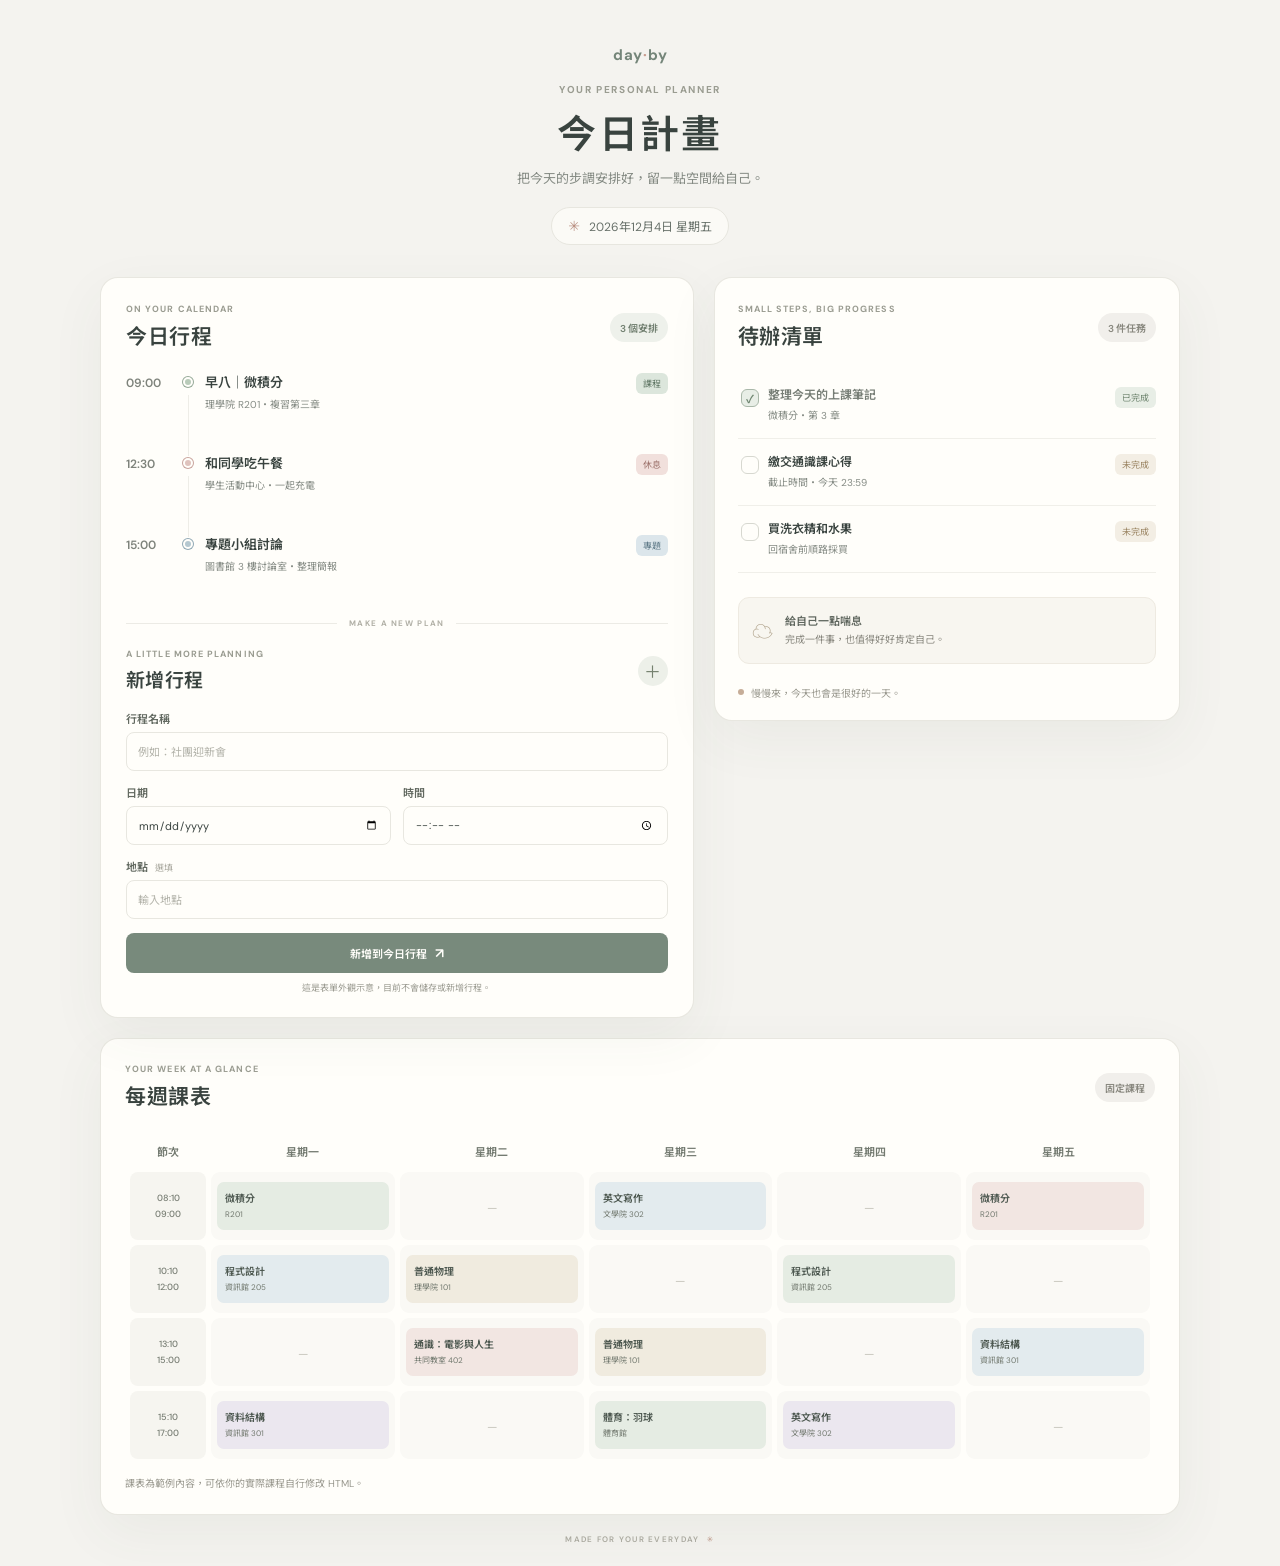
<file: index.html>
<!DOCTYPE html>
<html lang="zh-Hant">
<head>
  <meta charset="UTF-8">
  <meta name="viewport" content="width=device-width, initial-scale=1">
  <meta name="theme-color" content="#f4f3ef">
  <meta name="description" content="查看今天的行程與待辦事項，讓大學生活更有條理。">
  <title>今日計畫｜個人行程管理</title>
  <link rel="stylesheet" href="style.css">
  <script src="script.js" defer></script>
</head>
<body>
  <main class="page-shell">
    <header class="page-header">
      <div class="brand-mark" aria-hidden="true">day<span>·</span>by</div>
      <p class="eyebrow">YOUR PERSONAL PLANNER</p>
      <h1>今日計畫</h1>
      <p class="header-intro">把今天的步調安排好，留一點空間給自己。</p>
      <div class="date-card" aria-live="polite"><span class="date-icon" aria-hidden="true">✳</span><time id="today-date">正在載入日期…</time></div>
    </header>
    <section class="content-grid" aria-label="今日行程與待辦事項">
      <section class="panel schedule-panel" aria-labelledby="schedule-heading">
        <div class="section-heading"><div><p class="section-kicker">ON YOUR CALENDAR</p><h2 id="schedule-heading">今日行程</h2></div><span class="count-badge">3 個安排</span></div>
        <ol class="schedule-list">
          <li class="schedule-item"><time class="schedule-time" datetime="09:00">09:00</time><span class="timeline-marker marker-sage" aria-hidden="true"></span><div class="schedule-detail"><h3>早八｜微積分</h3><p>理學院 R201・複習第三章</p></div><span class="event-tag tag-sage">課程</span></li>
          <li class="schedule-item"><time class="schedule-time" datetime="12:30">12:30</time><span class="timeline-marker marker-rose" aria-hidden="true"></span><div class="schedule-detail"><h3>和同學吃午餐</h3><p>學生活動中心・一起充電</p></div><span class="event-tag tag-rose">休息</span></li>
          <li class="schedule-item"><time class="schedule-time" datetime="15:00">15:00</time><span class="timeline-marker marker-blue" aria-hidden="true"></span><div class="schedule-detail"><h3>專題小組討論</h3><p>圖書館 3 樓討論室・整理簡報</p></div><span class="event-tag tag-blue">專題</span></li>
        </ol>
        <div class="form-divider" aria-hidden="true"><span>MAKE A NEW PLAN</span></div>
        <form class="add-event-form" aria-labelledby="form-heading">
          <div class="form-heading-row"><div><p class="section-kicker">A LITTLE MORE PLANNING</p><h2 id="form-heading">新增行程</h2></div><span class="form-sparkle" aria-hidden="true">＋</span></div>
          <div class="form-fields">
            <div class="field-group"><label for="event-name">行程名稱</label><input id="event-name" name="event-name" type="text" placeholder="例如：社團迎新會"></div>
            <div class="field-row"><div class="field-group"><label for="event-date">日期</label><input id="event-date" name="event-date" type="date"></div><div class="field-group"><label for="event-time">時間</label><input id="event-time" name="event-time" type="time"></div></div>
            <div class="field-group"><label for="event-location">地點 <span class="optional-label">選填</span></label><input id="event-location" name="event-location" type="text" placeholder="輸入地點"></div>
            <button class="submit-button" type="button" aria-describedby="form-note">新增到今日行程 <span aria-hidden="true">↗</span></button>
            <p class="form-note" id="form-note">這是表單外觀示意，目前不會儲存或新增行程。</p>
          </div>
        </form>
      </section>
      <section class="panel tasks-panel" aria-labelledby="tasks-heading">
        <div class="section-heading"><div><p class="section-kicker">SMALL STEPS, BIG PROGRESS</p><h2 id="tasks-heading">待辦清單</h2></div><span class="count-badge count-muted">3 件任務</span></div>
        <ul class="task-list">
          <li class="task-item is-complete" data-task-id="notes"><button class="task-toggle" type="button" aria-pressed="true"><span class="task-check" aria-hidden="true">✓</span></button><div class="task-copy"><h3>整理今天的上課筆記</h3><p>微積分・第 3 章</p></div><span class="task-status status-done">已完成</span></li>
          <li class="task-item" data-task-id="essay"><button class="task-toggle" type="button" aria-pressed="false"><span class="task-check" aria-hidden="true"></span></button><div class="task-copy"><h3>繳交通識課心得</h3><p>截止時間・今天 23:59</p></div><span class="task-status status-pending">未完成</span></li>
          <li class="task-item" data-task-id="shopping"><button class="task-toggle" type="button" aria-pressed="false"><span class="task-check" aria-hidden="true"></span></button><div class="task-copy"><h3>買洗衣精和水果</h3><p>回宿舍前順路採買</p></div><span class="task-status status-pending">未完成</span></li>
        </ul>
        <aside class="gentle-reminder"><span class="reminder-icon" aria-hidden="true">☁</span><div><p class="reminder-title">給自己一點喘息</p><p>完成一件事，也值得好好肯定自己。</p></div></aside>
        <footer class="panel-footer"><span class="footer-dot" aria-hidden="true"></span> 慢慢來，今天也會是很好的一天。</footer>
      </section>
    </section>
    <section class="panel weekly-panel" aria-labelledby="weekly-heading">
      <div class="section-heading"><div><p class="section-kicker">YOUR WEEK AT A GLANCE</p><h2 id="weekly-heading">每週課表</h2></div><span class="count-badge count-muted">固定課程</span></div>
      <div class="timetable-scroll" role="region" aria-label="每週課表，可左右滑動查看完整欄位" tabindex="0">
        <table class="timetable">
          <thead><tr><th scope="col">節次</th><th scope="col">星期一</th><th scope="col">星期二</th><th scope="col">星期三</th><th scope="col">星期四</th><th scope="col">星期五</th></tr></thead>
          <tbody>
            <tr><th scope="row"><span>08:10</span><span>09:00</span></th><td><span class="class-card class-sage">微積分<small>R201</small></span></td><td><span class="empty-slot">—</span></td><td><span class="class-card class-blue">英文寫作<small>文學院 302</small></span></td><td><span class="empty-slot">—</span></td><td><span class="class-card class-rose">微積分<small>R201</small></span></td></tr>
            <tr><th scope="row"><span>10:10</span><span>12:00</span></th><td><span class="class-card class-blue">程式設計<small>資訊館 205</small></span></td><td><span class="class-card class-sand">普通物理<small>理學院 101</small></span></td><td><span class="empty-slot">—</span></td><td><span class="class-card class-sage">程式設計<small>資訊館 205</small></span></td><td><span class="empty-slot">—</span></td></tr>
            <tr><th scope="row"><span>13:10</span><span>15:00</span></th><td><span class="empty-slot">—</span></td><td><span class="class-card class-rose">通識：電影與人生<small>共同教室 402</small></span></td><td><span class="class-card class-sand">普通物理<small>理學院 101</small></span></td><td><span class="empty-slot">—</span></td><td><span class="class-card class-blue">資料結構<small>資訊館 301</small></span></td></tr>
            <tr><th scope="row"><span>15:10</span><span>17:00</span></th><td><span class="class-card class-lilac">資料結構<small>資訊館 301</small></span></td><td><span class="empty-slot">—</span></td><td><span class="class-card class-sage">體育：羽球<small>體育館</small></span></td><td><span class="class-card class-lilac">英文寫作<small>文學院 302</small></span></td><td><span class="empty-slot">—</span></td></tr>
          </tbody>
        </table>
      </div>
      <p class="timetable-note">課表為範例內容，可依你的實際課程自行修改 HTML。</p>
    </section>
    <footer class="page-footer">MADE FOR YOUR EVERYDAY <span aria-hidden="true">✳</span></footer>
  </main>
</body>
</html>
</file>
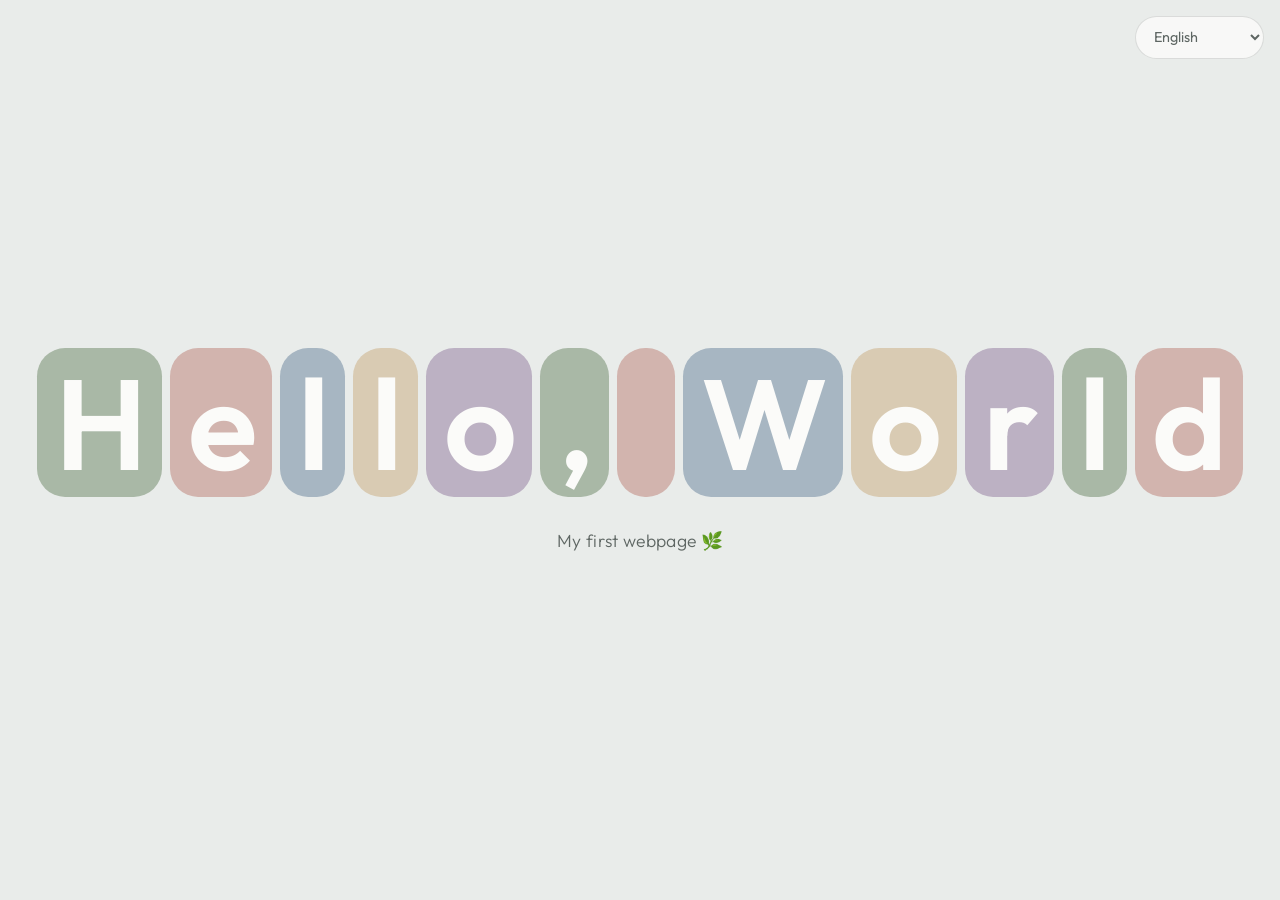
<file: helloworld.html>
<!DOCTYPE html>
<html lang="zh-Hant">
<head>
<meta charset="UTF-8">
<meta name="viewport" content="width=device-width, initial-scale=1, viewport-fit=cover">
<title>Hello, World</title>
<link rel="preconnect" href="https://fonts.googleapis.com">
<link rel="preconnect" href="https://fonts.gstatic.com" crossorigin>
<link href="https://fonts.googleapis.com/css2?family=Outfit:wght@300;600&display=swap" rel="stylesheet">
<style>
  :root {
    --bg: #E9ECEA;        /* 霧灰綠 */
    --ink: #5E6663;       /* 石板灰 */
    --sage: #A9B8A6;      /* 鼠尾草 */
    --rose: #D2B4AE;      /* 乾燥玫瑰 */
    --blue: #A7B6C2;      /* 霧藍 */
    --sand: #D9CBB3;      /* 燕麥 */
    --lilac: #BCB1C3;     /* 灰紫 */
  }

  html, body { height: 100%; margin: 0; }
  body {
    background: var(--bg);
    color: var(--ink);
    font-family: "Outfit", "Noto Sans TC", system-ui, sans-serif;
    display: grid;
    place-items: center;
  }
  main { text-align: center; padding: 2rem; }
  .visually-hidden {
    position: absolute;
    width: 1px;
    height: 1px;
    padding: 0;
    margin: -1px;
    overflow: hidden;
    clip: rect(0, 0, 0, 0);
    white-space: nowrap;
    border: 0;
  }

  .language-picker {
    position: fixed;
    top: max(1rem, env(safe-area-inset-top));
    right: max(1rem, env(safe-area-inset-right));
    z-index: 1;
    padding: 0.65rem 2.3rem 0.65rem 0.9rem;
    border: 1px solid rgb(94 102 99 / 20%);
    border-radius: 999px;
    background: rgb(251 251 249 / 85%);
    color: var(--ink);
    font: inherit;
    font-size: 0.9rem;
    cursor: pointer;
  }
  .language-picker:focus-visible {
    outline: 2px solid var(--ink);
    outline-offset: 3px;
  }
  [dir="rtl"] .language-picker {
    right: auto;
    left: max(1rem, env(safe-area-inset-left));
    padding: 0.65rem 0.9rem 0.65rem 2.3rem;
  }

  h1 {
    margin: 0;
    font-weight: 600;
    font-size: clamp(3rem, 12vw, 8rem);
    letter-spacing: -0.02em;
    line-height: 1;
    display: flex;
    flex-wrap: wrap;
    justify-content: center;
    gap: 0.06em;
  }
  h1 span {
    display: inline-block;
    padding: 0.08em 0.14em;
    border-radius: 0.22em;
    color: #FBFBF9;
    animation: settle 700ms cubic-bezier(.2,.8,.3,1) both;
  }
  h1 .gap { background: none; width: 0.25em; padding: 0; }

  .s { background: var(--sage); }
  .r { background: var(--rose); }
  .b { background: var(--blue); }
  .d { background: var(--sand); }
  .l { background: var(--lilac); }

  p {
    margin: 2rem 0 0;
    font-weight: 300;
    font-size: 1.1rem;
    letter-spacing: 0.02em;
  }

  @keyframes settle {
    from { opacity: 0; transform: translateY(-0.4em) rotate(-6deg); }
    to   { opacity: 1; transform: none; }
  }
  @media (prefers-reduced-motion: reduce) {
    h1 span { animation: none; }
  }
</style>
</head>
<body>
  <label class="visually-hidden" for="language-picker">選擇語言 / Choose language</label>
  <select class="language-picker" id="language-picker" aria-label="選擇語言 / Choose language">
    <option value="zh-Hant">繁體中文</option>
    <option value="en">English</option>
    <option value="ja">日本語</option>
    <option value="ko">한국어</option>
    <option value="fr">Français</option>
    <option value="de">Deutsch</option>
    <option value="es">Español</option>
    <option value="ar">العربية</option>
  </select>
  <main>
    <h1 aria-label="Hello, World">
      <span class="s" style="animation-delay:0ms">H</span>
      <span class="r" style="animation-delay:60ms">e</span>
      <span class="b" style="animation-delay:120ms">l</span>
      <span class="d" style="animation-delay:180ms">l</span>
      <span class="l" style="animation-delay:240ms">o</span>
      <span class="gap"></span>
      <span class="b" style="animation-delay:300ms">W</span>
      <span class="s" style="animation-delay:360ms">o</span>
      <span class="l" style="animation-delay:420ms">r</span>
      <span class="r" style="animation-delay:480ms">l</span>
      <span class="d" style="animation-delay:540ms">d</span>
    </h1>
    <p id="page-description">我的第一個網頁 🌿</p>
  </main>
  <script>
    const translations = {
      "zh-Hant": { greeting: "Hello, World", description: "我的第一個網頁 🌿", direction: "ltr" },
      en: { greeting: "Hello, World", description: "My first webpage 🌿", direction: "ltr" },
      ja: { greeting: "こんにちは、世界", description: "私の最初のウェブページ 🌿", direction: "ltr" },
      ko: { greeting: "안녕, 세상!", description: "나의 첫 번째 웹페이지 🌿", direction: "ltr" },
      fr: { greeting: "Bonjour le monde", description: "Ma première page web 🌿", direction: "ltr" },
      de: { greeting: "Hallo Welt", description: "Meine erste Webseite 🌿", direction: "ltr" },
      es: { greeting: "Hola, mundo", description: "Mi primera página web 🌿", direction: "ltr" },
      ar: { greeting: "مرحبًا بالعالم", description: "صفحتي الأولى على الويب 🌿", direction: "rtl" }
    };

    const picker = document.querySelector("#language-picker");
    const heading = document.querySelector("h1");
    const description = document.querySelector("#page-description");

    function setLanguage(language) {
      const translation = translations[language] || translations["zh-Hant"];
      const letters = [...translation.greeting];
      heading.replaceChildren(...letters.map((letter, index) => {
        const span = document.createElement("span");
        span.className = ["s", "r", "b", "d", "l"][index % 5];
        span.style.animationDelay = `${Math.min(index * 60, 900)}ms`;
        span.textContent = letter === " " ? " " : letter;
        return span;
      }));
      heading.setAttribute("aria-label", translation.greeting);
      description.textContent = translation.description;
      document.documentElement.lang = language;
      document.documentElement.dir = translation.direction;
      document.title = translation.greeting;
      picker.value = language;
      try {
        localStorage.setItem("preferred-language", language);
      } catch {
        // Language switching still works when storage is unavailable.
      }
    }

    picker.addEventListener("change", (event) => setLanguage(event.target.value));

    let initialLanguage = "zh-Hant";
    try {
      const savedLanguage = localStorage.getItem("preferred-language");
      if (savedLanguage && translations[savedLanguage]) {
        initialLanguage = savedLanguage;
      } else {
        const browserLanguage = navigator.language.toLowerCase();
        const matchingLanguage = Object.keys(translations).find((language) =>
          browserLanguage === language.toLowerCase() || browserLanguage.startsWith(`${language.split("-")[0].toLowerCase()}-`)
        );
        if (matchingLanguage) initialLanguage = matchingLanguage;
      }
    } catch {
      // Fall back to Traditional Chinese when storage is unavailable.
    }
    setLanguage(initialLanguage);
  </script>
</body>
</html>
</file>
<file: style.css>
@import url('https://fonts.googleapis.com/css2?family=DM+Sans:wght@400;500;600;700&family=Noto+Sans+TC:wght@400;500;600;700&display=swap');
:root{color-scheme:light;--page:#f4f3ef;--surface:#fffefa;--ink:#39433f;--muted:#858b84;--line:#ecebe5;--sage:#dce6dc;--sage-ink:#5e7563;--rose:#f1e0dc;--rose-ink:#9b7069;--blue:#dce6eb;--blue-ink:#607b89;--shadow:0 18px 55px rgb(74 77 67 / 6%);font-family:"DM Sans","Noto Sans TC",system-ui,sans-serif;color:var(--ink);background:var(--page);font-synthesis:none;text-rendering:optimizeLegibility;-webkit-font-smoothing:antialiased;-moz-osx-font-smoothing:grayscale}
*,*::before,*::after{box-sizing:border-box}body{min-width:320px;min-height:100vh;margin:0;background:var(--page)}button,input{font:inherit}.page-shell{width:min(100% - 48px,1080px);margin:0 auto;padding:34px 0 22px}.page-header{position:relative;text-align:center;padding:11px 16px 32px}.brand-mark{color:#748579;font-size:15px;font-weight:700;letter-spacing:.05em}.brand-mark span{color:#c79b8e}.eyebrow,.section-kicker{margin:0;color:#9a9c91;font-size:10px;font-weight:700;letter-spacing:.16em}.eyebrow{margin-top:18px}h1,h2,h3,p{margin-top:0}h1{margin:7px 0 8px;font-size:clamp(30px,5vw,39px);font-weight:600;letter-spacing:.06em}.header-intro{margin:0;color:var(--muted);font-size:13px}.date-card{display:inline-flex;align-items:center;gap:9px;margin-top:20px;padding:9px 16px;border:1px solid #e7e6df;border-radius:999px;background:rgb(255 254 250 / 70%);color:#68716a;font-size:12px}.date-icon{color:#b88d7f;font-size:14px}.content-grid{display:grid;grid-template-columns:minmax(0,1.12fr) minmax(0,.88fr);align-items:start;gap:20px}.panel{min-width:0;border:1px solid rgb(226 225 217 / 78%);border-radius:18px;background:var(--surface);box-shadow:var(--shadow)}.schedule-panel{padding:25px 25px 22px}.tasks-panel{padding:25px 23px 20px}.section-heading,.form-heading-row{display:flex;align-items:center;justify-content:space-between;gap:12px}.section-heading h2,.form-heading-row h2{margin:5px 0 0;font-size:21px;font-weight:600;letter-spacing:.025em}.section-kicker{font-size:9px;letter-spacing:.12em}.count-badge{flex:0 0 auto;padding:7px 10px;border-radius:999px;background:#eef1eb;color:#728071;font-size:10px;font-weight:600}.count-muted{background:#f1efeb;color:#88877e}.schedule-list,.task-list{margin:22px 0 0;padding:0;list-style:none}.schedule-item{position:relative;display:grid;grid-template-columns:47px 12px minmax(0,1fr) auto;align-items:start;gap:10px;min-height:81px}.schedule-item:not(:last-child)::after{position:absolute;top:22px;bottom:-2px;left:62px;width:1px;background:#eeede7;content:""}.schedule-time{padding-top:2px;color:#7e837b;font-size:12px;font-weight:600;font-variant-numeric:tabular-nums}.timeline-marker{position:relative;z-index:1;width:10px;height:10px;margin-top:4px;border:2px solid var(--surface);border-radius:50%;box-shadow:0 0 0 1px currentColor}.marker-sage{color:#96aa98;background:#b9cbb9}.marker-rose{color:#c9a49d;background:#dfc3bd}.marker-blue{color:#91a9b5;background:#b5c8d0}.schedule-detail{min-width:0}.schedule-detail h3,.task-copy h3{margin:0;font-size:13px;font-weight:600;line-height:1.5;overflow-wrap:anywhere}.schedule-detail p,.task-copy p{margin:4px 0 0;color:var(--muted);font-size:10px;line-height:1.6;overflow-wrap:anywhere}.event-tag{align-self:start;padding:4px 7px;border-radius:6px;font-size:9px;white-space:nowrap}.tag-sage{background:var(--sage);color:var(--sage-ink)}.tag-rose{background:var(--rose);color:var(--rose-ink)}.tag-blue{background:var(--blue);color:var(--blue-ink)}.form-divider{display:flex;align-items:center;gap:12px;margin:2px 0 20px;color:#b0afa5;font-size:8px;font-weight:700;letter-spacing:.16em}.form-divider::before,.form-divider::after{height:1px;flex:1;background:var(--line);content:""}.form-heading-row{margin-bottom:17px}.form-heading-row h2{font-size:19px}.form-sparkle{display:grid;width:30px;height:30px;place-items:center;border-radius:50%;background:#edf0e9;color:#75816f;font-size:17px}.form-fields{display:grid;gap:13px}.field-group{display:grid;min-width:0;gap:6px}.field-group label{color:#626960;font-size:11px;font-weight:600}.field-group input{width:100%;min-width:0;height:39px;padding:0 11px;border:1px solid #e8e7e0;border-radius:8px;outline:none;background:#fffefa;color:var(--ink);font-size:11px}.field-group input::placeholder{color:#b3b3aa}.field-group input:focus-visible{border-color:#9eaf9f;box-shadow:0 0 0 3px rgb(158 175 159 / 16%)}.field-row{display:grid;grid-template-columns:minmax(0,1fr) minmax(0,1fr);gap:12px}.optional-label{margin-left:4px;color:#aaa99f;font-size:9px;font-weight:400}.submit-button{display:flex;width:100%;min-height:40px;align-items:center;justify-content:center;gap:8px;margin-top:1px;border:0;border-radius:8px;background:#788a7c;color:#fffefa;font-size:11px;font-weight:600}.submit-button span{font-size:14px}.form-note{margin:-5px 0 0;color:#9b9b91;font-size:9px;line-height:1.6;text-align:center}.task-list{margin-top:21px}.task-item{display:grid;grid-template-columns:20px minmax(0,1fr) auto;align-items:start;gap:10px;padding:14px 0;border-bottom:1px solid #f0efe9}.task-check{display:grid;width:18px;height:18px;place-items:center;border:1px solid #a9b8a9;border-radius:6px;background:#e8eee6;color:#6e856f;font-size:11px;font-weight:700}.check-pending{border-color:#d7d8d0;background:#fffefa}.task-copy{min-width:0}.task-copy h3{font-size:12px}.task-copy p{font-size:10px}.task-status{margin-top:1px;padding:4px 7px;border-radius:6px;font-size:9px;white-space:nowrap}.status-done{background:#e8eee6;color:#6f856f}.status-pending{background:#f3eee4;color:#9b8563}.is-complete .task-copy h3{color:#777e76}.gentle-reminder{display:flex;align-items:center;gap:12px;margin-top:24px;padding:14px 13px;border:1px solid #eeeae1;border-radius:11px;background:#f8f6f0}.reminder-icon{color:#aa9b83;font-size:21px}.gentle-reminder p{margin:0;color:#88877e;font-size:10px;line-height:1.65}.gentle-reminder .reminder-title{margin-bottom:2px;color:#5f665e;font-size:11px;font-weight:600}.panel-footer{display:flex;align-items:center;gap:7px;margin-top:21px;color:#99988e;font-size:10px}.footer-dot{width:6px;height:6px;border-radius:50%;background:#c6ad98}.page-footer{padding-top:19px;color:#aaa99f;font-size:8px;font-weight:600;letter-spacing:.16em;text-align:center}.page-footer span{margin-left:4px;color:#bd9989}
@media(max-width:700px){.page-shell{width:min(100% - 32px,520px);padding-top:20px}.page-header{padding:8px 8px 24px}.content-grid{grid-template-columns:minmax(0,1fr);gap:15px}.schedule-panel,.tasks-panel{padding:21px 19px}}
@media(max-width:390px){.page-shell{width:calc(100% - 24px);padding-top:13px}.page-header{padding-right:3px;padding-left:3px}.header-intro{font-size:12px}.panel{border-radius:15px}.schedule-panel,.tasks-panel{padding:18px 14px}.section-heading h2{font-size:19px}.section-kicker{font-size:8px;letter-spacing:.09em}.count-badge{padding:6px 8px;font-size:9px}.schedule-item{grid-template-columns:42px 10px minmax(0,1fr) auto;gap:7px;min-height:79px}.schedule-item:not(:last-child)::after{left:55px}.schedule-time{font-size:11px}.schedule-detail h3{font-size:12px}.schedule-detail p{font-size:9px}.event-tag{padding:4px 5px;font-size:8px}.task-item{grid-template-columns:18px minmax(0,1fr) auto;gap:8px}.task-copy h3{font-size:11px}.task-copy p{font-size:9px}.task-status{padding:4px 5px;font-size:8px}.field-row{gap:8px}}


/* Interactive to-do controls */
.task-toggle { display: inline-grid; width: 24px; height: 24px; place-items: center; padding: 0; border: 0; border-radius: 7px; background: transparent; cursor: pointer; }
.task-toggle .task-check { width: 18px; height: 18px; transition: background-color .18s ease, border-color .18s ease, transform .18s ease; }
.task-toggle:hover .task-check { transform: scale(1.08); }
.task-toggle:focus-visible { outline: 2px solid #849987; outline-offset: 2px; }
.task-toggle[aria-pressed="false"] .task-check { border-color: #d7d8d0; background: var(--surface); }
.task-toggle[aria-pressed="true"] .task-check { border-color: #a9b8a9; background: #e8eee6; color: #6e856f; }

/* Weekly timetable */
.weekly-panel { margin-top: 20px; padding: 24px; }
.timetable-scroll { width: 100%; margin-top: 19px; overflow-x: auto; overscroll-behavior-inline: contain; scrollbar-color: #d7d9d0 transparent; scrollbar-width: thin; }
.timetable { width: 100%; min-width: 640px; border-collapse: separate; border-spacing: 5px; table-layout: fixed; }
.timetable th, .timetable td { padding: 8px 6px; text-align: center; vertical-align: middle; }
.timetable thead th { color: #737a70; font-size: 11px; font-weight: 600; }
.timetable thead th:first-child { width: 76px; }
.timetable tbody th { border-radius: 8px; background: #f6f5f0; color: #767c72; font-size: 9px; font-weight: 500; line-height: 1.8; }
.timetable tbody th span { display: block; font-variant-numeric: tabular-nums; }
.timetable td { height: 68px; border-radius: 9px; background: #faf9f5; }
.class-card { display: flex; min-height: 48px; flex-direction: column; align-items: flex-start; justify-content: center; gap: 3px; padding: 8px; border-radius: 7px; color: #4d5850; font-size: 10px; font-weight: 600; line-height: 1.4; text-align: left; overflow-wrap: anywhere; }
.class-card small { color: #72796f; font-size: 8px; font-weight: 400; }
.class-sage { background: #e5ece3; }
.class-rose { background: #f2e6e2; }
.class-blue { background: #e3ebee; }
.class-sand { background: #f0ebdf; }
.class-lilac { background: #ebe7ef; }
.empty-slot { color: #c4c3ba; font-size: 12px; }
.timetable-note { margin: 11px 0 0; color: #99988e; font-size: 10px; }
.timetable-scroll:focus-visible { outline: 2px solid #849987; outline-offset: 3px; border-radius: 8px; }
@media(max-width:700px) { .weekly-panel { margin-top: 15px; padding: 21px 19px; } }
@media(max-width:390px) { .weekly-panel { padding: 18px 14px; } }
</file>
